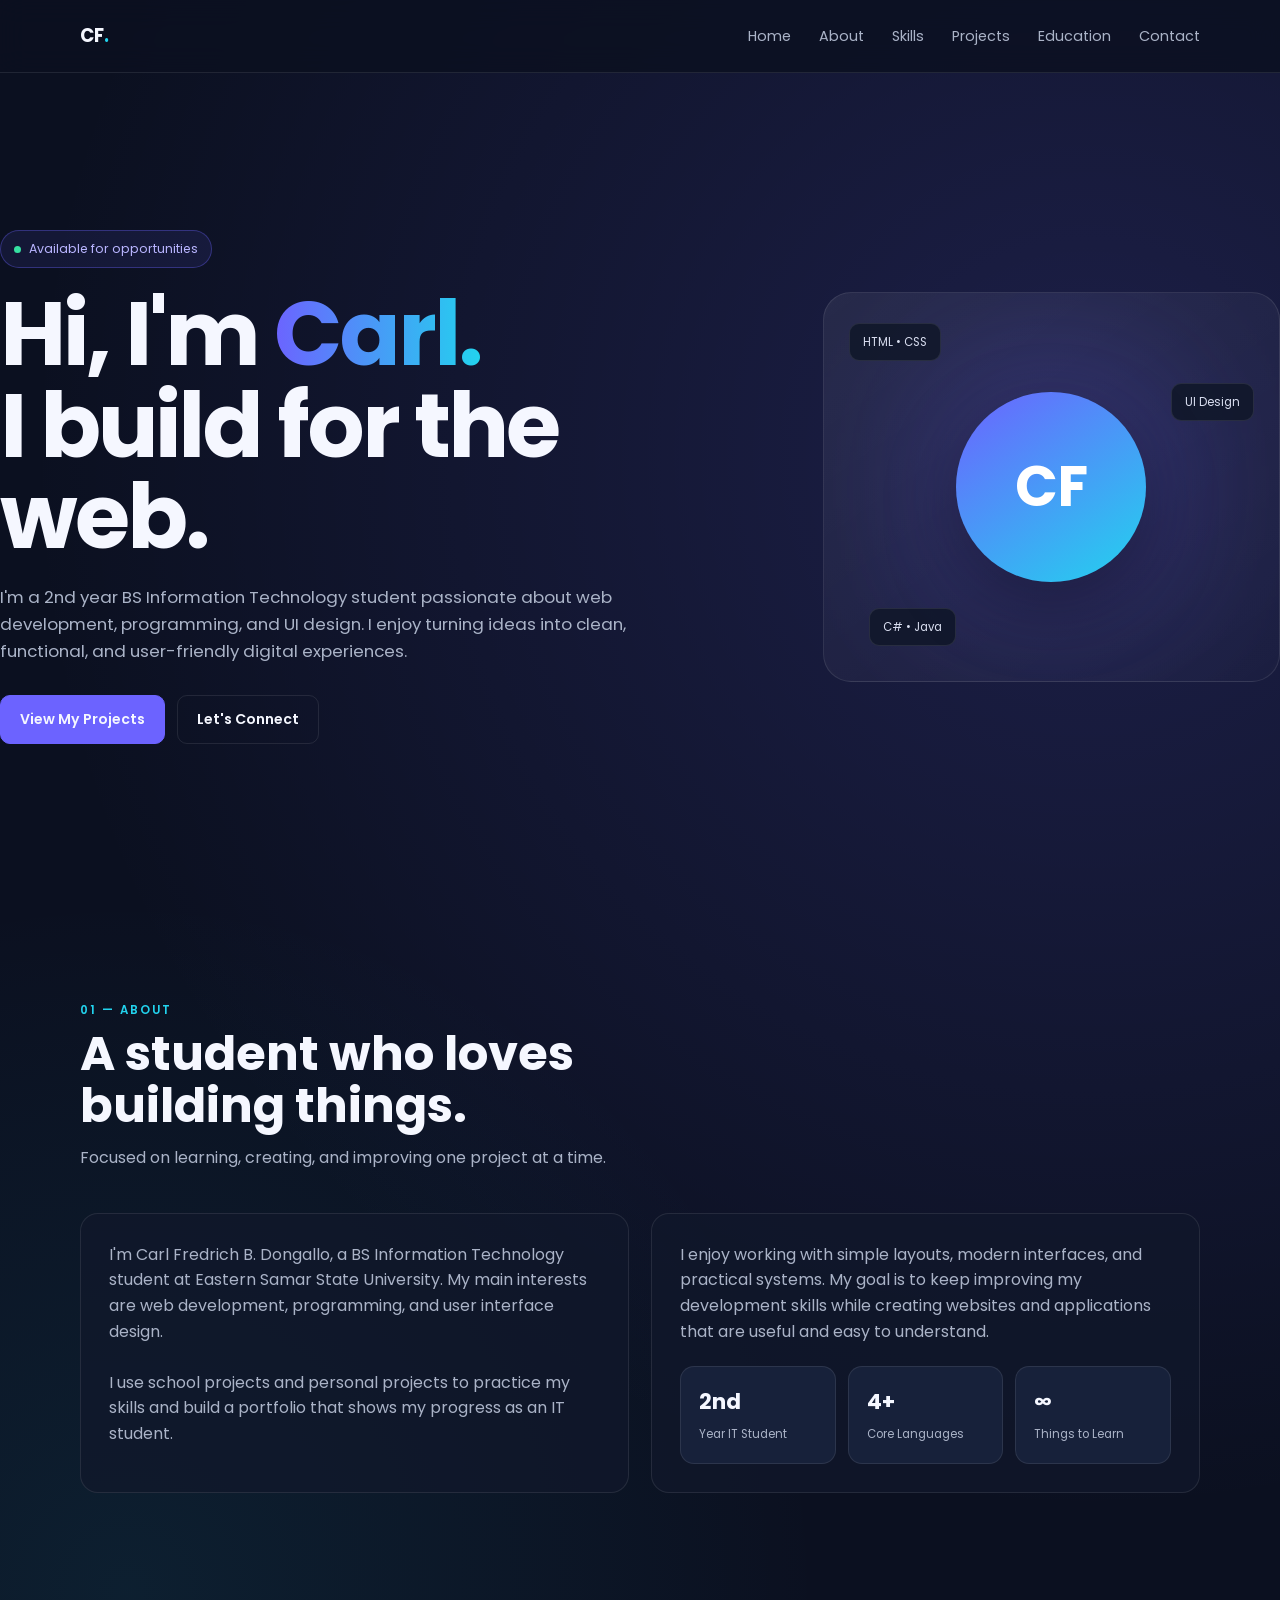
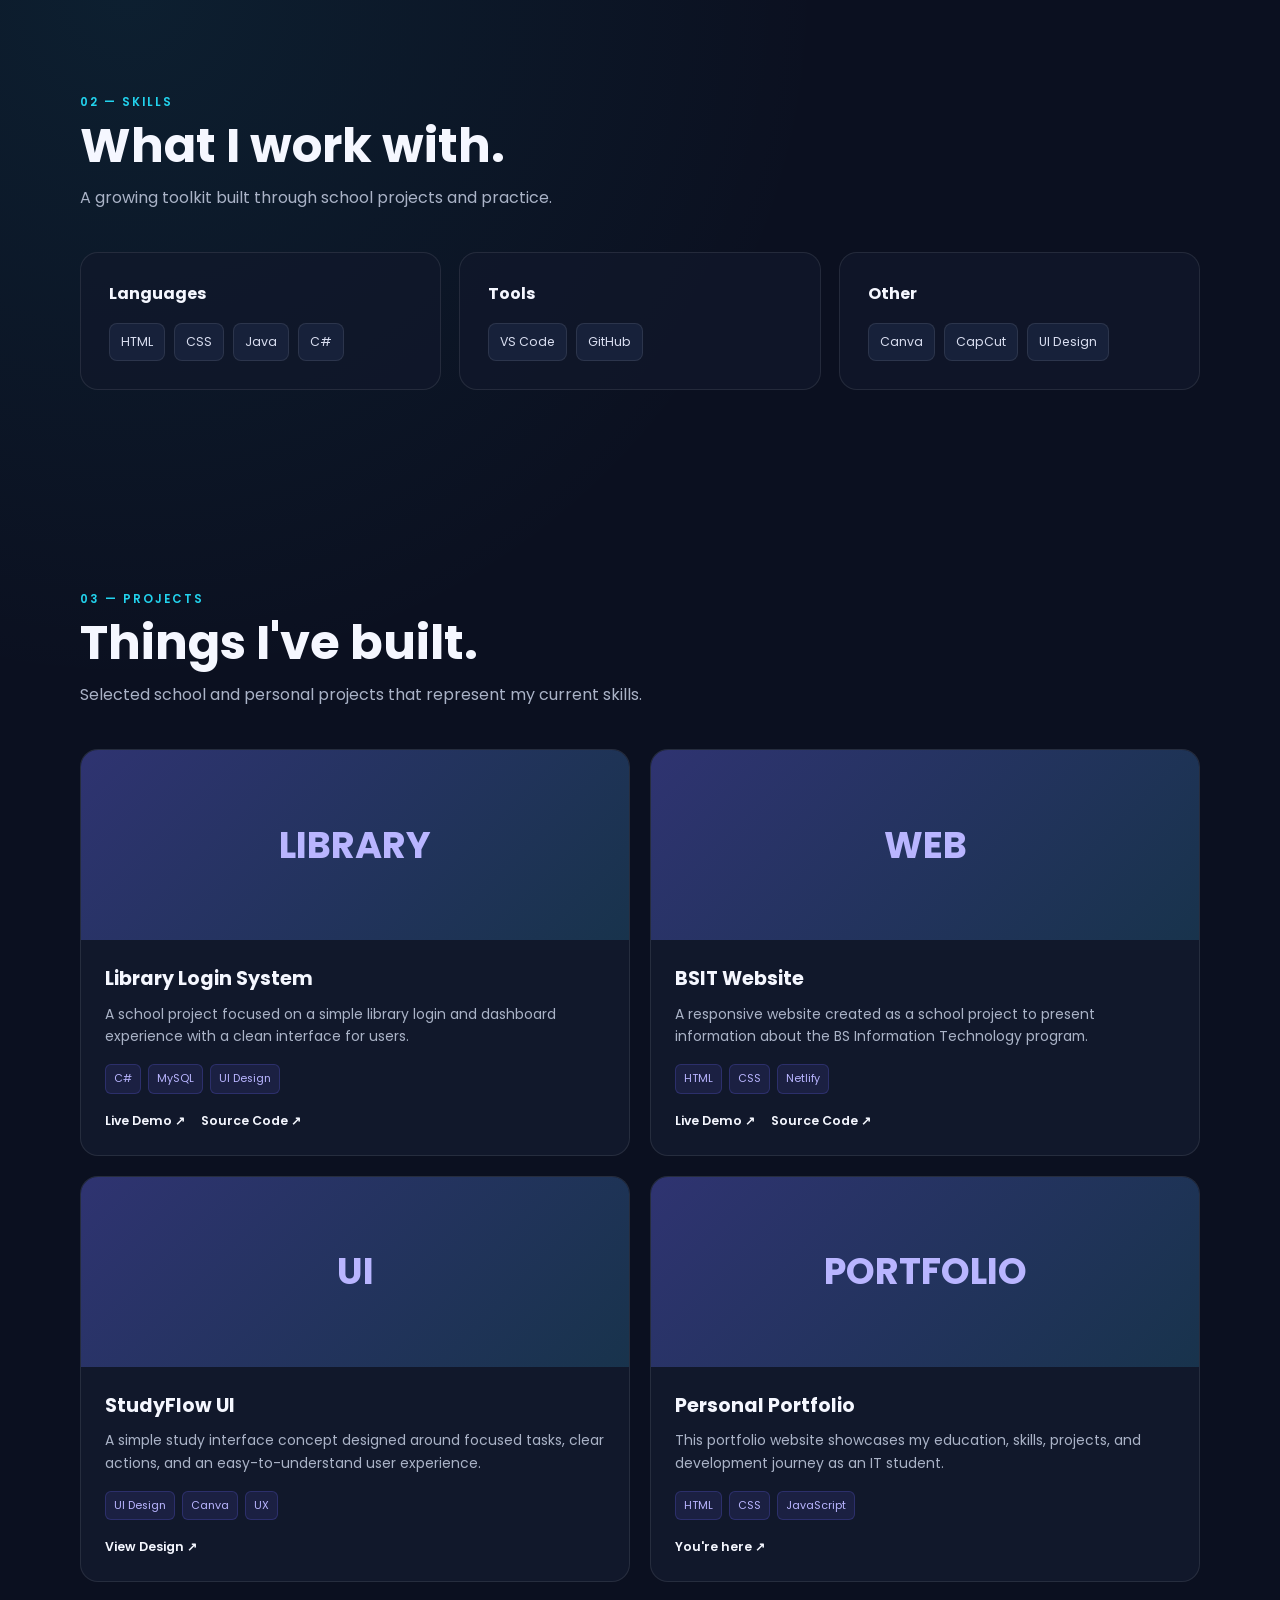
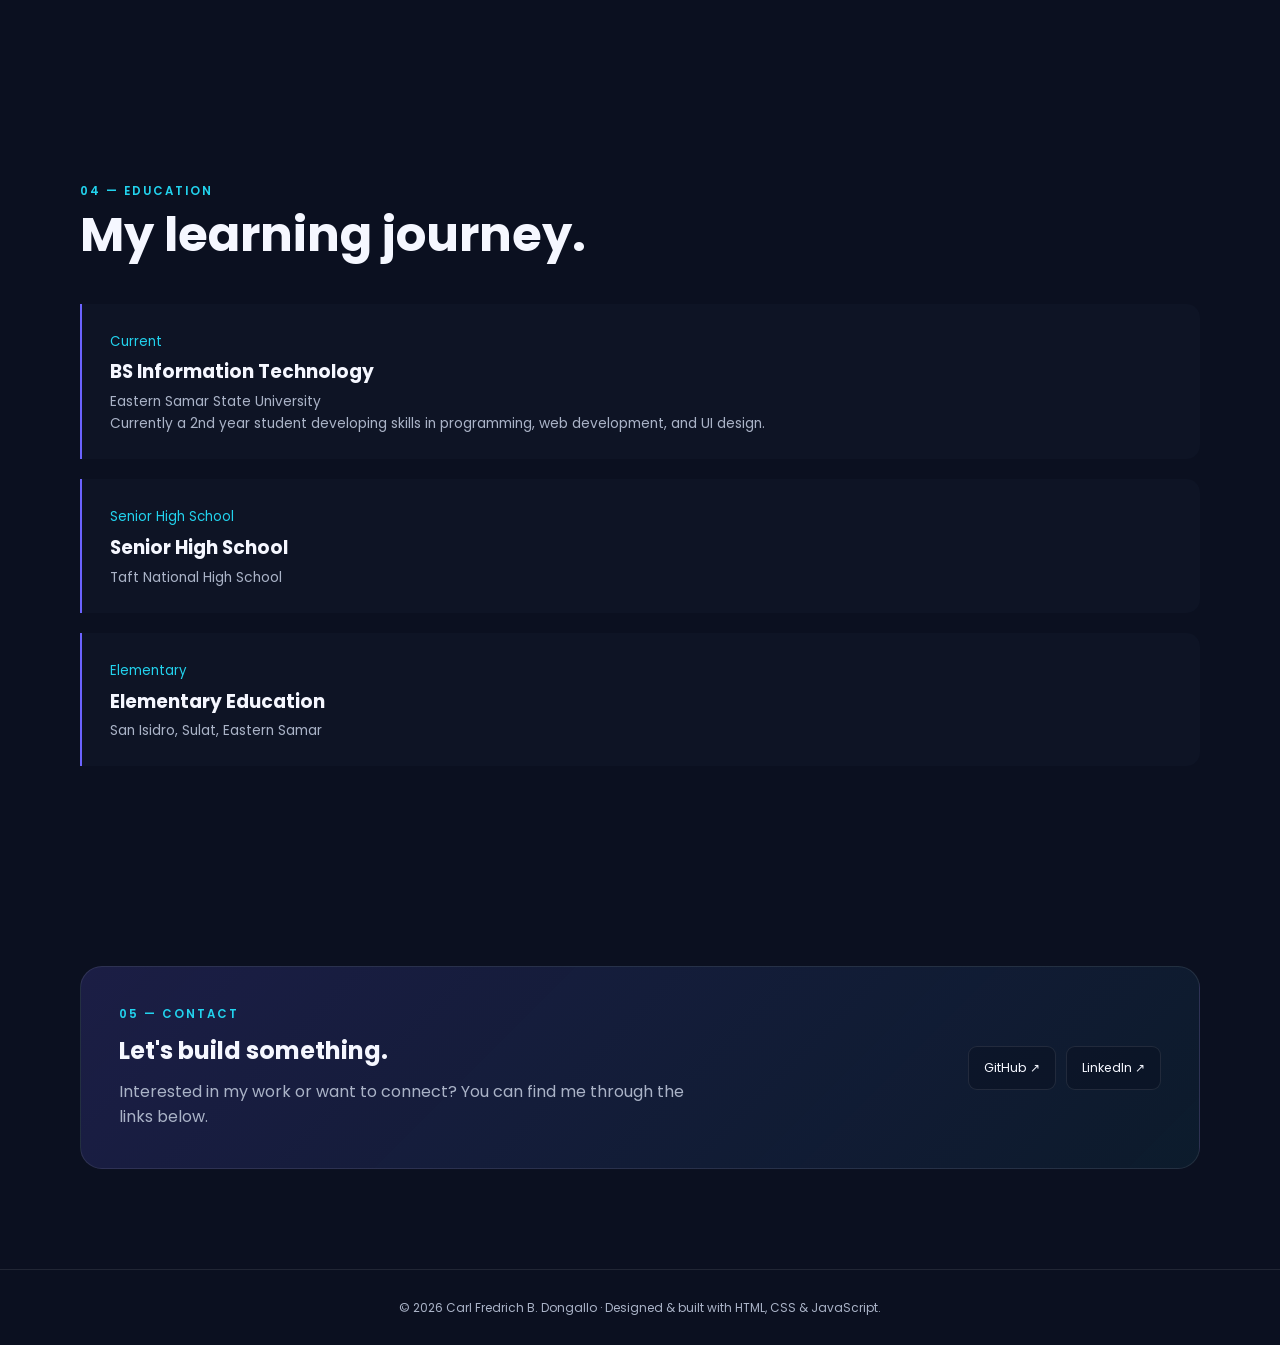
<file: carl-fredrich-portfolio-2.html>
<!DOCTYPE html>
<html lang="en">
<head>
<meta charset="UTF-8">
<meta name="viewport" content="width=device-width, initial-scale=1.0">
<title>Carl Fredrich B. Dongallo — Portfolio</title>
<meta name="description" content="Portfolio of Carl Fredrich B. Dongallo, a BS Information Technology student focused on web development, programming, and UI design.">

<link rel="preconnect" href="https://fonts.googleapis.com">
<link rel="preconnect" href="https://fonts.gstatic.com" crossorigin>
<link href="https://fonts.googleapis.com/css2?family=Poppins:wght@300;400;500;600;700&display=swap" rel="stylesheet">

<style>
:root{
    --bg:#0b1020;
    --panel:#11182b;
    --panel2:#17213a;
    --text:#f5f7ff;
    --muted:#aab3c7;
    --accent:#6c63ff;
    --accent2:#22d3ee;
    --line:rgba(255,255,255,.09);
    --white:#fff;
    --max:1120px;
}

*{box-sizing:border-box;margin:0;padding:0}

html{scroll-behavior:smooth}

body{
    font-family:"Poppins",sans-serif;
    background:
        radial-gradient(circle at 85% 10%,rgba(108,99,255,.18),transparent 25%),
        radial-gradient(circle at 10% 35%,rgba(34,211,238,.08),transparent 22%),
        var(--bg);
    color:var(--text);
    line-height:1.6;
}

a{color:inherit;text-decoration:none}

.container{width:min(100% - 40px,var(--max));margin:auto}

header{
    position:sticky;
    top:0;
    z-index:1000;
    background:rgba(11,16,32,.82);
    backdrop-filter:blur(14px);
    border-bottom:1px solid var(--line);
}

.nav{
    min-height:72px;
    display:flex;
    align-items:center;
    justify-content:space-between;
    gap:20px;
}

.logo{
    font-size:1.15rem;
    font-weight:700;
}

.logo span{color:var(--accent2)}

.nav-links{
    display:flex;
    gap:28px;
    list-style:none;
}

.nav-links a{
    color:var(--muted);
    font-size:.9rem;
    transition:.25s;
}

.nav-links a:hover{color:var(--white)}

.menu{
    display:none;
    background:none;
    border:0;
    color:var(--white);
    font-size:1.5rem;
    cursor:pointer;
}

.hero{
    min-height:calc(100vh - 72px);
    display:grid;
    grid-template-columns:1.25fr .75fr;
    align-items:center;
    gap:60px;
    padding:80px 0;
}

.badge{
    display:inline-flex;
    align-items:center;
    gap:8px;
    padding:8px 13px;
    border:1px solid rgba(108,99,255,.35);
    background:rgba(108,99,255,.1);
    color:#b9b5ff;
    border-radius:999px;
    font-size:.78rem;
    margin-bottom:20px;
}

.dot{
    width:7px;
    height:7px;
    background:#36e0a1;
    border-radius:50%;
}

.hero h1{
    font-size:clamp(2.8rem,7vw,5.7rem);
    line-height:1.02;
    letter-spacing:-3px;
    margin-bottom:22px;
}

.gradient{
    background:linear-gradient(90deg,var(--accent),var(--accent2));
    -webkit-background-clip:text;
    background-clip:text;
    color:transparent;
}

.hero p{
    max-width:650px;
    color:var(--muted);
    font-size:1.05rem;
}

.hero-buttons{
    display:flex;
    flex-wrap:wrap;
    gap:12px;
    margin-top:30px;
}

.btn{
    padding:12px 19px;
    border-radius:10px;
    border:1px solid var(--line);
    font-size:.88rem;
    font-weight:600;
    transition:.25s;
}

.btn-primary{
    background:var(--accent);
    border-color:var(--accent);
}

.btn-primary:hover{
    transform:translateY(-2px);
    box-shadow:0 10px 30px rgba(108,99,255,.25);
}

.btn-outline:hover{background:var(--panel2)}

.hero-card{
    position:relative;
    min-height:390px;
    border:1px solid var(--line);
    border-radius:28px;
    background:linear-gradient(145deg,rgba(255,255,255,.07),rgba(255,255,255,.02));
    display:flex;
    align-items:center;
    justify-content:center;
    overflow:hidden;
}

.hero-card::before{
    content:"";
    position:absolute;
    width:220px;
    height:220px;
    background:var(--accent);
    filter:blur(80px);
    opacity:.28;
}

.profile-placeholder{
    position:relative;
    width:190px;
    height:190px;
    border-radius:50%;
    display:grid;
    place-items:center;
    background:linear-gradient(145deg,var(--accent),var(--accent2));
    color:#fff;
    font-size:3.5rem;
    font-weight:700;
    box-shadow:0 25px 70px rgba(0,0,0,.35);
}

.floating{
    position:absolute;
    background:rgba(17,24,43,.9);
    border:1px solid var(--line);
    padding:9px 13px;
    border-radius:10px;
    font-size:.72rem;
    color:#d9def0;
}

.f1{top:30px;left:25px}
.f2{right:25px;top:90px}
.f3{bottom:35px;left:45px}

section{padding:100px 0}

.section-head{
    margin-bottom:42px;
}

.kicker{
    color:var(--accent2);
    font-size:.73rem;
    font-weight:600;
    letter-spacing:2px;
    text-transform:uppercase;
    margin-bottom:8px;
}

.section-head h2{
    font-size:clamp(2rem,4vw,3rem);
    line-height:1.1;
}

.section-head p{
    color:var(--muted);
    max-width:650px;
    margin-top:12px;
}

.about-grid{
    display:grid;
    grid-template-columns:1fr 1fr;
    gap:22px;
}

.card{
    background:rgba(17,24,43,.72);
    border:1px solid var(--line);
    border-radius:18px;
    padding:28px;
}

.card p{color:var(--muted)}

.stats{
    display:grid;
    grid-template-columns:repeat(3,1fr);
    gap:12px;
    margin-top:22px;
}

.stat{
    padding:18px;
    border-radius:14px;
    background:var(--panel2);
    border:1px solid var(--line);
}

.stat strong{
    display:block;
    font-size:1.35rem;
}

.stat span{
    color:var(--muted);
    font-size:.72rem;
}

.skills{
    display:grid;
    grid-template-columns:repeat(3,1fr);
    gap:18px;
}

.skill h3{
    margin-bottom:16px;
    font-size:1rem;
}

.skill-list{
    display:flex;
    flex-wrap:wrap;
    gap:9px;
}

.skill-list span{
    padding:8px 11px;
    background:var(--panel2);
    border:1px solid var(--line);
    border-radius:8px;
    color:#d8ddef;
    font-size:.78rem;
}

.projects{
    display:grid;
    grid-template-columns:repeat(2,1fr);
    gap:20px;
}

.project{
    overflow:hidden;
    border-radius:18px;
    background:var(--panel);
    border:1px solid var(--line);
    transition:.25s;
}

.project:hover{
    transform:translateY(-5px);
    border-color:rgba(108,99,255,.5);
}

.project-image{
    height:190px;
    display:grid;
    place-items:center;
    background:
        linear-gradient(135deg,rgba(108,99,255,.28),rgba(34,211,238,.1)),
        var(--panel2);
    color:#b9b5ff;
    font-size:2.3rem;
    font-weight:700;
}

.project-body{padding:24px}

.project h3{
    font-size:1.2rem;
    margin-bottom:8px;
}

.project p{
    color:var(--muted);
    font-size:.87rem;
}

.tags{
    display:flex;
    flex-wrap:wrap;
    gap:7px;
    margin:17px 0;
}

.tag{
    font-size:.68rem;
    color:#b9b5ff;
    background:rgba(108,99,255,.11);
    border:1px solid rgba(108,99,255,.22);
    padding:5px 8px;
    border-radius:6px;
}

.project-links{
    display:flex;
    gap:16px;
    font-size:.78rem;
    font-weight:600;
}

.project-links a:hover{color:var(--accent2)}

.timeline{
    position:relative;
    display:grid;
    gap:20px;
}

.timeline-item{
    position:relative;
    padding:24px 24px 24px 28px;
    border-left:2px solid var(--accent);
    background:rgba(17,24,43,.55);
    border-radius:0 14px 14px 0;
}

.timeline-item small{color:var(--accent2)}

.timeline-item h3{margin:4px 0}

.timeline-item p{
    color:var(--muted);
    font-size:.86rem;
}

.contact-box{
    display:flex;
    align-items:center;
    justify-content:space-between;
    gap:30px;
    padding:38px;
    border-radius:22px;
    background:linear-gradient(135deg,rgba(108,99,255,.17),rgba(34,211,238,.06));
    border:1px solid var(--line);
}

.contact-box p{
    color:var(--muted);
    max-width:600px;
    margin-top:8px;
}

.contact-links{
    display:flex;
    flex-wrap:wrap;
    gap:10px;
}

.contact-link{
    padding:11px 15px;
    border:1px solid var(--line);
    border-radius:9px;
    background:rgba(11,16,32,.45);
    font-size:.78rem;
}

.contact-link:hover{border-color:var(--accent2)}

footer{
    border-top:1px solid var(--line);
    padding:28px 0;
    color:var(--muted);
    font-size:.75rem;
    text-align:center;
}

.reveal{
    opacity:0;
    transform:translateY(20px);
    transition:.7s ease;
}

.reveal.show{
    opacity:1;
    transform:none;
}

@media(max-width:850px){
    .hero{
        grid-template-columns:1fr;
        padding-top:65px;
    }

    .hero-card{
        min-height:300px;
        max-width:520px;
    }

    .about-grid,
    .skills{
        grid-template-columns:1fr;
    }

    .projects{
        grid-template-columns:1fr;
    }

    .contact-box{
        flex-direction:column;
        align-items:flex-start;
    }

    .nav-links{
        position:absolute;
        top:72px;
        left:20px;
        right:20px;
        display:none;
        flex-direction:column;
        gap:0;
        background:var(--panel);
        border:1px solid var(--line);
        border-radius:14px;
        padding:10px;
    }

    .nav-links.active{display:flex}

    .nav-links a{
        display:block;
        padding:12px;
    }

    .menu{display:block}
}

@media(max-width:520px){
    .container{width:min(100% - 28px,var(--max))}
    section{padding:72px 0}
    .hero h1{letter-spacing:-2px}
    .stats{grid-template-columns:1fr}
    .hero-buttons,.contact-links{width:100%}
    .btn{flex:1;text-align:center}
}
</style>
</head>

<body>

<header>
    <div class="container nav">
        <a class="logo" href="#home">CF<span>.</span></a>

        <button class="menu" id="menu" aria-label="Open navigation">☰</button>

        <ul class="nav-links" id="navLinks">
            <li><a href="#home">Home</a></li>
            <li><a href="#about">About</a></li>
            <li><a href="#skills">Skills</a></li>
            <li><a href="#projects">Projects</a></li>
            <li><a href="#education">Education</a></li>
            <li><a href="#contact">Contact</a></li>
        </ul>
    </div>
</header>

<main id="home">

<section class="hero">
    <div class="container" style="display:contents">
        <div class="reveal">
            <span class="badge"><span class="dot"></span> Available for opportunities</span>
            <h1>Hi, I'm <span class="gradient">Carl.</span><br>I build for the web.</h1>
            <p>
                I'm a 2nd year BS Information Technology student passionate about
                web development, programming, and UI design. I enjoy turning ideas
                into clean, functional, and user-friendly digital experiences.
            </p>

            <div class="hero-buttons">
                <a class="btn btn-primary" href="#projects">View My Projects</a>
                <a class="btn btn-outline" href="#contact">Let's Connect</a>
            </div>
        </div>

        <div class="hero-card reveal">
            <div class="floating f1">HTML • CSS</div>
            <div class="floating f2">UI Design</div>
            <div class="floating f3">C# • Java</div>
            <div class="profile-placeholder">CF</div>
        </div>
    </div>
</section>

<section id="about">
    <div class="container">
        <div class="section-head reveal">
            <div class="kicker">01 — About</div>
            <h2>A student who loves<br>building things.</h2>
            <p>Focused on learning, creating, and improving one project at a time.</p>
        </div>

        <div class="about-grid">
            <div class="card reveal">
                <p>
                    I'm Carl Fredrich B. Dongallo, a BS Information Technology student
                    at Eastern Samar State University. My main interests are web
                    development, programming, and user interface design.
                </p>
                <br>
                <p>
                    I use school projects and personal projects to practice my skills
                    and build a portfolio that shows my progress as an IT student.
                </p>
            </div>

            <div class="card reveal">
                <p>
                    I enjoy working with simple layouts, modern interfaces, and
                    practical systems. My goal is to keep improving my development
                    skills while creating websites and applications that are useful
                    and easy to understand.
                </p>

                <div class="stats">
                    <div class="stat"><strong>2nd</strong><span>Year IT Student</span></div>
                    <div class="stat"><strong>4+</strong><span>Core Languages</span></div>
                    <div class="stat"><strong>∞</strong><span>Things to Learn</span></div>
                </div>
            </div>
        </div>
    </div>
</section>

<section id="skills">
    <div class="container">
        <div class="section-head reveal">
            <div class="kicker">02 — Skills</div>
            <h2>What I work with.</h2>
            <p>A growing toolkit built through school projects and practice.</p>
        </div>

        <div class="skills">
            <div class="card skill reveal">
                <h3>Languages</h3>
                <div class="skill-list">
                    <span>HTML</span>
                    <span>CSS</span>
                    <span>Java</span>
                    <span>C#</span>
                </div>
            </div>

            <div class="card skill reveal">
                <h3>Tools</h3>
                <div class="skill-list">
                    <span>VS Code</span>
                    <span>GitHub</span>
                </div>
            </div>

            <div class="card skill reveal">
                <h3>Other</h3>
                <div class="skill-list">
                    <span>Canva</span>
                    <span>CapCut</span>
                    <span>UI Design</span>
                </div>
            </div>
        </div>
    </div>
</section>

<section id="projects">
    <div class="container">
        <div class="section-head reveal">
            <div class="kicker">03 — Projects</div>
            <h2>Things I've built.</h2>
            <p>Selected school and personal projects that represent my current skills.</p>
        </div>

        <div class="projects">

            <article class="project reveal">
                <div class="project-image">LIBRARY</div>
                <div class="project-body">
                    <h3>Library Login System</h3>
                    <p>
                        A school project focused on a simple library login and dashboard
                        experience with a clean interface for users.
                    </p>
                    <div class="tags">
                        <span class="tag">C#</span>
                        <span class="tag">MySQL</span>
                        <span class="tag">UI Design</span>
                    </div>
                    <div class="project-links">
                        <a href="#">Live Demo ↗</a>
                        <a href="#">Source Code ↗</a>
                    </div>
                </div>
            </article>

            <article class="project reveal">
                <div class="project-image">WEB</div>
                <div class="project-body">
                    <h3>BSIT Website</h3>
                    <p>
                        A responsive website created as a school project to present
                        information about the BS Information Technology program.
                    </p>
                    <div class="tags">
                        <span class="tag">HTML</span>
                        <span class="tag">CSS</span>
                        <span class="tag">Netlify</span>
                    </div>
                    <div class="project-links">
                        <a href="https://bsitwebsite.netlify.app/" target="_blank" rel="noopener">Live Demo ↗</a>
                        <a href="#">Source Code ↗</a>
                    </div>
                </div>
            </article>

            <article class="project reveal">
                <div class="project-image">UI</div>
                <div class="project-body">
                    <h3>StudyFlow UI</h3>
                    <p>
                        A simple study interface concept designed around focused tasks,
                        clear actions, and an easy-to-understand user experience.
                    </p>
                    <div class="tags">
                        <span class="tag">UI Design</span>
                        <span class="tag">Canva</span>
                        <span class="tag">UX</span>
                    </div>
                    <div class="project-links">
                        <a href="#">View Design ↗</a>
                    </div>
                </div>
            </article>

            <article class="project reveal">
                <div class="project-image">PORTFOLIO</div>
                <div class="project-body">
                    <h3>Personal Portfolio</h3>
                    <p>
                        This portfolio website showcases my education, skills, projects,
                        and development journey as an IT student.
                    </p>
                    <div class="tags">
                        <span class="tag">HTML</span>
                        <span class="tag">CSS</span>
                        <span class="tag">JavaScript</span>
                    </div>
                    <div class="project-links">
                        <a href="#home">You're here ↗</a>
                    </div>
                </div>
            </article>

        </div>
    </div>
</section>

<section id="education">
    <div class="container">
        <div class="section-head reveal">
            <div class="kicker">04 — Education</div>
            <h2>My learning journey.</h2>
        </div>

        <div class="timeline">
            <div class="timeline-item reveal">
                <small>Current</small>
                <h3>BS Information Technology</h3>
                <p>Eastern Samar State University</p>
                <p>Currently a 2nd year student developing skills in programming, web development, and UI design.</p>
            </div>

            <div class="timeline-item reveal">
                <small>Senior High School</small>
                <h3>Senior High School</h3>
                <p>Taft National High School</p>
            </div>

            <div class="timeline-item reveal">
                <small>Elementary</small>
                <h3>Elementary Education</h3>
                <p>San Isidro, Sulat, Eastern Samar</p>
            </div>
        </div>
    </div>
</section>

<section id="contact">
    <div class="container">
        <div class="contact-box reveal">
            <div>
                <div class="kicker">05 — Contact</div>
                <h2>Let's build something.</h2>
                <p>
                    Interested in my work or want to connect? You can find me through
                    the links below.
                </p>
            </div>

            <div class="contact-links">
                <a class="contact-link" href="https://github.com/" target="_blank" rel="noopener">GitHub ↗</a>
                <a class="contact-link" href="https://www.linkedin.com/" target="_blank" rel="noopener">LinkedIn ↗</a>
            </div>
        </div>
    </div>
</section>

</main>

<footer>
    <div class="container">
        © 2026 Carl Fredrich B. Dongallo · Designed & built with HTML, CSS & JavaScript.
    </div>
</footer>

<script>
const menu = document.getElementById("menu");
const navLinks = document.getElementById("navLinks");

menu.addEventListener("click", () => {
    navLinks.classList.toggle("active");
});

document.querySelectorAll(".nav-links a").forEach(link => {
    link.addEventListener("click", () => navLinks.classList.remove("active"));
});

const observer = new IntersectionObserver(entries => {
    entries.forEach(entry => {
        if(entry.isIntersecting){
            entry.target.classList.add("show");
            observer.unobserve(entry.target);
        }
    });
},{threshold:.12});

document.querySelectorAll(".reveal").forEach(el => observer.observe(el));
</script>

</body>
</html>
</file>
